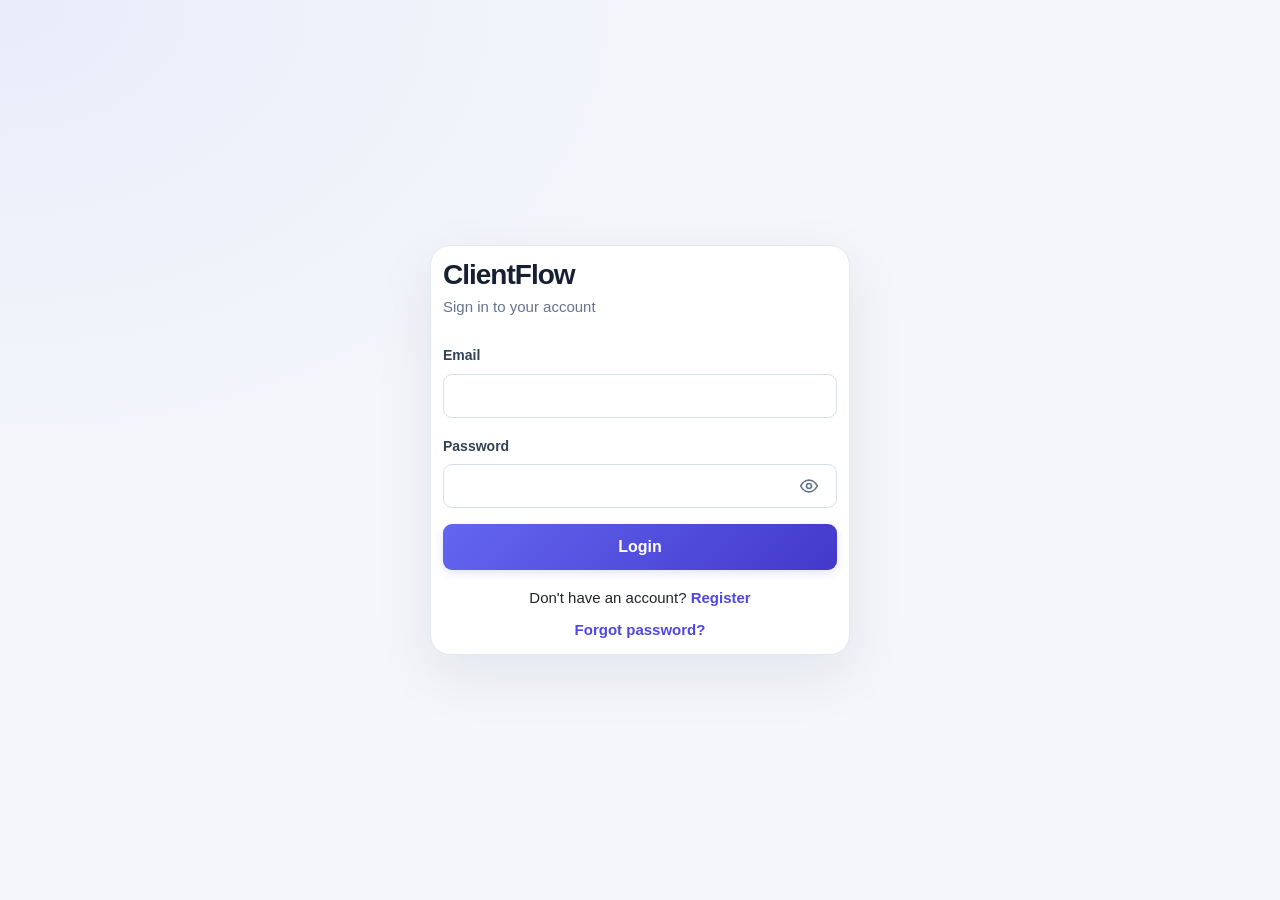
<file: index.html>
<!DOCTYPE html>
<html lang="en">
<head>
    <meta charset="UTF-8">
    <meta name="viewport" content="width=device-width, initial-scale=1.0">
    <title>ClientFlow | Welcome</title>
    <meta http-equiv="refresh" content="0; url=login.html">
</head>
<body>
    <p>Redirecting to login...</p>
    <script>
        window.location.replace("login.html");
    </script>
</body>
</html>
</file>
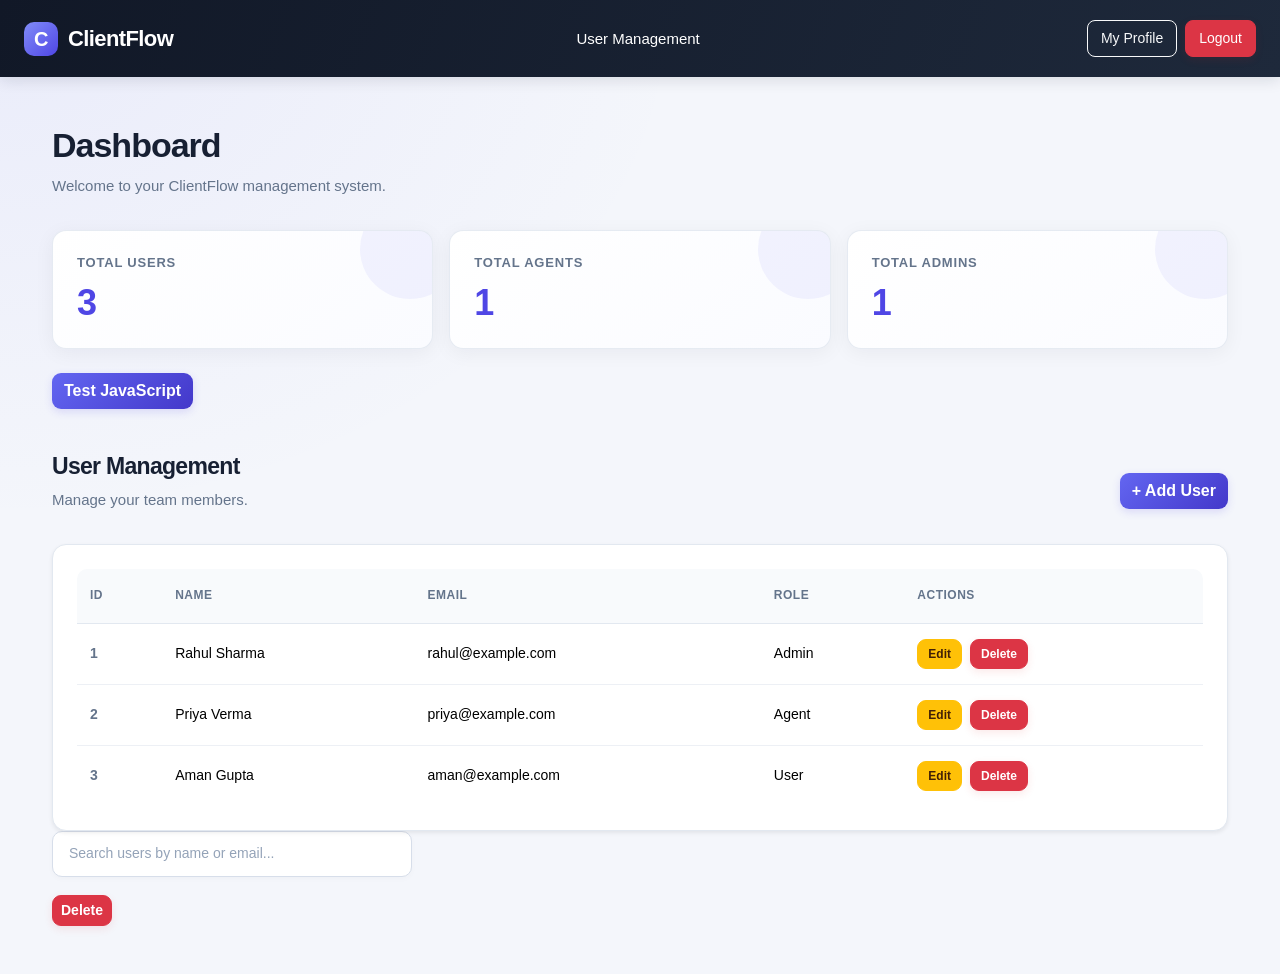
<file: dashboard.html>
<!DOCTYPE html>
<html lang="en">

<head>
  <meta charset="UTF-8">
  <meta name="viewport" content="width=device-width, initial-scale=1.0">
  <title>ClientFlow | CRM Dashboard</title>

  <!-- Bootstrap CSS -->
  <link href="https://cdn.jsdelivr.net/npm/bootstrap@5.3.3/dist/css/bootstrap.min.css" rel="stylesheet">

  <link rel="stylesheet" href="style.css">
</head>

<body>


  <nav class="navbar navbar-dark bg-dark px-4">
    <a class="navbar-brand fw-bold" href="index.html">ClientFlow</a>
    <span class="text-white">User Management</span>
    <div class="d-flex gap-2">
      <a href="profile.html" class="btn btn-outline-light btn-sm">My Profile</a>
      
<a href="login.html"
   class="btn btn-danger btn-sm"
   onclick="localStorage.removeItem('clientflow_currentUser'); sessionStorage.removeItem('clientflow_resetEmail');">
    Logout
</a>


    </div>
  </nav>


  <main class="container py-5">
    <h1 class="mb-2">Dashboard</h1>
    <p class="text-secondary">
      Welcome to your ClientFlow management system.
    </p>

    <div class="row g-3 mt-3">
      <div class="col-md-4">
        <div class="stat-card">
          <h6>Total Users</h6>
          <h2 id="totalUsers">0</h2>
        </div>
      </div>

      <div class="col-md-4">
        <div class="stat-card">
          <h6>Total Agents</h6>
          <h2 id="totalAgents">0</h2>
        </div>
      </div>

      <div class="col-md-4">
        <div class="stat-card">
          <h6>Total Admins</h6>
          <h2 id="totalAdmins">0</h2>
        </div>
      </div>
    </div>

    <div class="mt-4">
      <button id="testButton" class="btn btn-primary">
        Test JavaScript
      </button>
      <p id="message" class="mt-3"></p>
    </div>


    <section class="mt-5">
      <div class="d-flex justify-content-between align-items-center mb-3">
        <div>
          <h2>User Management</h2>
          <p class="text-secondary">Manage your team members.</p>
        </div>

        <button class="btn btn-primary" id="addUserBtn">
          + Add User</button>
      </div>

      <div class="card border-0 shadow-sm">
        <div class="card-body">
          <div class="table-responsive">
            <table class="table table-hover align-middle">
              <thead>
                <tr>
                  <th>ID</th>
                  <th>Name</th>
                  <th>Email</th>
                  <th>Role</th>
                  <th>Actions</th>
                </tr>
              </thead>
              <tbody id="userTableBody">

              </tbody>
            </table>
          </div>
        </div>
      </div>
    </section>


    <div class="modal fade" id="addUserModal" tabindex="-1" aria-hidden="true">
      <div class="modal-dialog modal-dialog-centered">
        <div class="modal-content">

          <div class="modal-header">
            <h5 class="modal-title">Add New User</h5>
            <button type="button" class="btn-close" data-bs-dismiss="modal" aria-label="Close"></button>
          </div>

          <div class="modal-body">
            <form id="addUserForm" novalidate>

              <div class="mb-3">
                <label for="userName" class="form-label">Full Name</label>
                <input type="text" id="userName" class="form-control" placeholder="Enter full name" required>
                <div class="invalid-feedback">Please enter a valid name.</div>
              </div>

              <div class="mb-3">
                <label for="userEmail" class="form-label">Email</label>
                <input type="email" id="userEmail" class="form-control" placeholder="name@example.com" required>
                <div class="invalid-feedback">Please enter a valid email.</div>
              </div>

              <div class="mb-3">
                <label for="userRole" class="form-label">Role</label>
                <select id="userRole" class="form-select" required>
                  <option value="">Select role</option>
                  <option value="Admin">Admin</option>
                  <option value="Agent">Agent</option>
                  <option value="User">User</option>
                </select>
                <div class="invalid-feedback">Please select a role.</div>
              </div>

              <div id="formError" class="text-danger small mb-3"></div>

              <button type="submit" class="btn btn-primary w-100">
                Create User
              </button>

            </form>
          </div>

        </div>
      </div>
    </div>



    <div class="mb-3">
      <input type="text" id="searchUser" class="form-control" placeholder="Search users by name or email...">
    </div>



    <td>
      <button class="btn btn-sm btn-danger delete-user" data-id="${user.id}">
        Delete
      </button>
    </td>



    <div class="modal fade" id="editUserModal" tabindex="-1" aria-hidden="true">
      <div class="modal-dialog modal-dialog-centered">
        <div class="modal-content">
          <div class="modal-header">
            <h5 class="modal-title">Edit User</h5>
            <button type="button" class="btn-close" data-bs-dismiss="modal" aria-label="Close"></button>
          </div>

          <div class="modal-body">
            <form id="editUserForm" novalidate>
              <input type="hidden" id="editUserId">

              <div class="mb-3">
                <label for="editUserName" class="form-label">Full Name</label>
                <input type="text" id="editUserName" class="form-control" minlength="2" required>
                <div class="invalid-feedback">
                  Enter a name with at least 2 characters.
                </div>
              </div>

              <div class="mb-3">
                <label for="editUserEmail" class="form-label">Email</label>
                <input type="email" id="editUserEmail" class="form-control" required>
                <div class="invalid-feedback">
                  Enter a valid email address.
                </div>
              </div>

              <div class="mb-3">
                <label for="editUserRole" class="form-label">Role</label>
                <select id="editUserRole" class="form-select" required>
                  <option value="Admin">Admin</option>
                  <option value="Agent">Agent</option>
                  <option value="User">User</option>
                </select>
              </div>

              <div id="editFormError" class="text-danger small mb-3"></div>

              <button type="submit" class="btn btn-primary w-100">
                Save Changes
              </button>
            </form>
          </div>
        </div>
      </div>
    </div>



  </main>

  <!-- jQuery -->
  <script src="https://code.jquery.com/jquery-3.7.1.min.js"></script>

  <!-- Bootstrap JavaScript -->
  <script src="https://cdn.jsdelivr.net/npm/bootstrap@5.3.3/dist/js/bootstrap.bundle.min.js"></script>

  <!-- Your JavaScript -->
  <script src="script.js"></script>
</body>

</html>
</file>
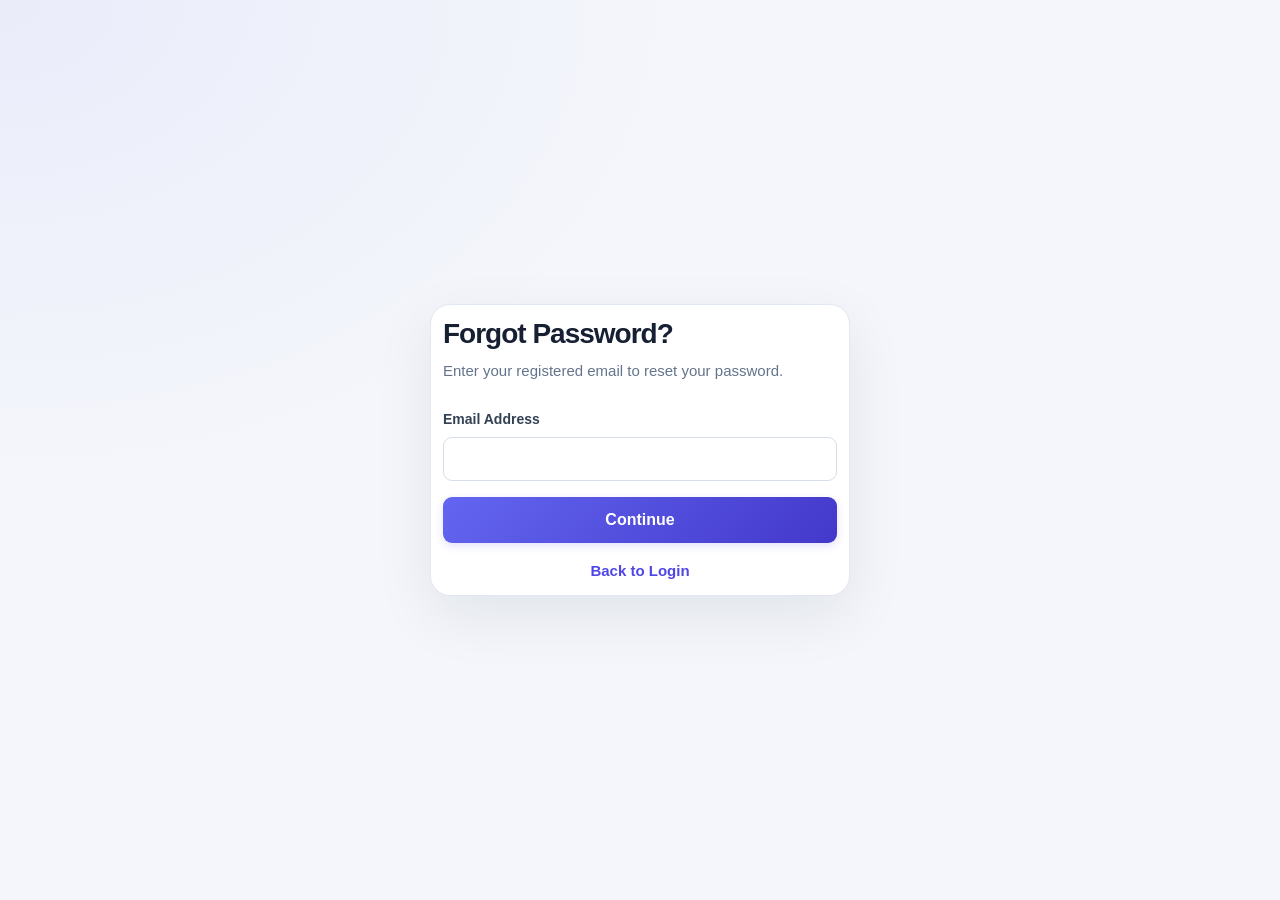
<file: forgot-password.html>
<!DOCTYPE html>
<html lang="en">
<head>
    <meta charset="UTF-8">
    <meta name="viewport" content="width=device-width, initial-scale=1.0">
    <title>ClientFlow | Forgot Password</title>
    <link href="https://cdn.jsdelivr.net/npm/bootstrap@5.3.3/dist/css/bootstrap.min.css" rel="stylesheet">
    <link rel="stylesheet" href="style.css">
</head>
<body>
    <div class="container min-vh-100 d-flex justify-content-center align-items-center">
        <div class="card border-0 shadow-sm p-4 w-100" style="max-width: 420px;">
            <h2 class="fw-bold mb-2">Forgot Password?</h2>
            <p class="text-secondary mb-4">
                Enter your registered email to reset your password.
            </p>

            <form id="forgotPasswordForm" novalidate>
                <div class="mb-3">
                    <label for="resetEmail" class="form-label">Email Address</label>
                    <input type="email" id="resetEmail" class="form-control" required>
                    <div class="invalid-feedback">Enter a valid email address.</div>
                </div>

                <div id="resetMessage" class="small mb-3"></div>

                <button type="submit" class="btn btn-primary w-100">
                    Continue
                </button>
            </form>

            <p class="text-center mt-3 mb-0">
                <a href="login.html">Back to Login</a>
            </p>
        </div>
    </div>

    <script src="https://code.jquery.com/jquery-3.7.1.min.js"></script>
    <script src="auth.js"></script>
</body>
</html>
</file>
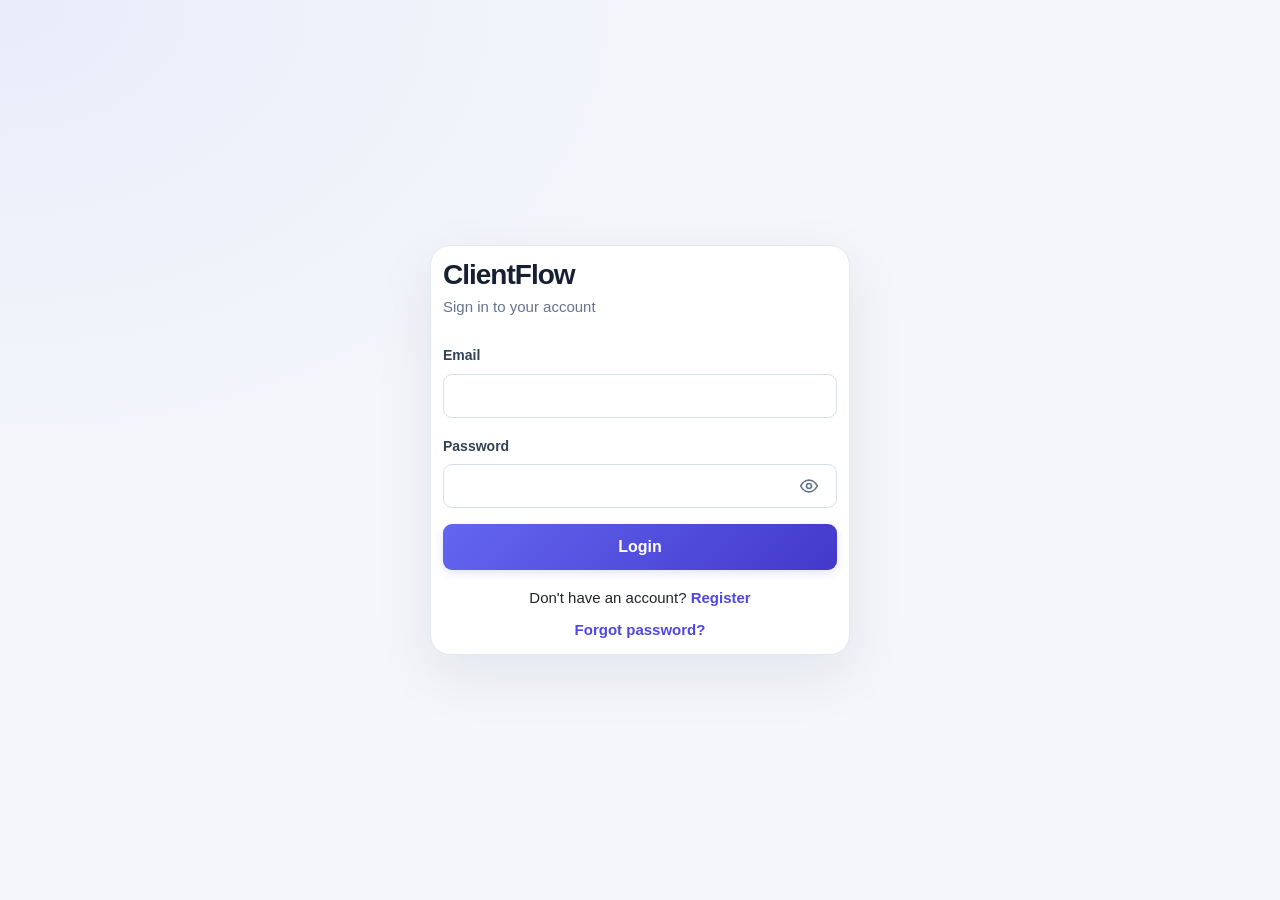
<file: login.html>
<!DOCTYPE html>
<html lang="en">
<head>
    <meta charset="UTF-8">
    <meta name="viewport" content="width=device-width, initial-scale=1.0">
    <title>ClientFlow | Login</title>
    <link href="https://cdn.jsdelivr.net/npm/bootstrap@5.3.3/dist/css/bootstrap.min.css" rel="stylesheet">
    <link rel="stylesheet" href="style.css">
</head>
<body>
    <div class="container min-vh-100 d-flex justify-content-center align-items-center">
        <div class="card border-0 shadow-sm p-4 w-100" style="max-width: 420px;">
            <h2 class="fw-bold mb-1">ClientFlow</h2>
            <p class="text-secondary mb-4">Sign in to your account</p>

            <form id="loginForm" novalidate>
                <div class="mb-3">
                    <label for="loginEmail" class="form-label">Email</label>
                    <input type="email" id="loginEmail" class="form-control" required>
                    <div class="invalid-feedback">Enter a valid email address.</div>
                </div>

<div class="mb-3">
    <label for="loginPassword" class="form-label">Password</label>
    <div class="password-wrapper">
        <input
            type="password"
            id="loginPassword"
            class="form-control"
            required
        >
        <button
            type="button"
            class="password-toggle"
            onclick="togglePassword('loginPassword', this)"
            aria-label="Show password"
        >
            <svg xmlns="http://www.w3.org/2000/svg" width="20" height="20"
                viewBox="0 0 24 24" fill="none" stroke="currentColor"
                stroke-width="2" stroke-linecap="round" stroke-linejoin="round">
                <path d="M2 12s3.5-7 10-7 10 7 10 7-3.5 7-10 7-10-7-10-7Z"/>
                <circle cx="12" cy="12" r="3"/>
            </svg>
        </button>
    </div>
</div>
                <div id="loginError" class="text-danger small mb-3"></div>

                <button type="submit" class="btn btn-primary w-100">Login</button>
            </form>

            <p class="text-center mt-3 mb-0">
                Don't have an account?
                <a href="register.html">Register</a>
            </p>

            <p class="text-center mt-2 mb-0">
                <a href="forgot-password.html">Forgot password?</a>
            </p>
        </div>
    </div>

    <script src="https://code.jquery.com/jquery-3.7.1.min.js"></script>
    <script src="auth.js"></script>
</body>
</html>
</file>
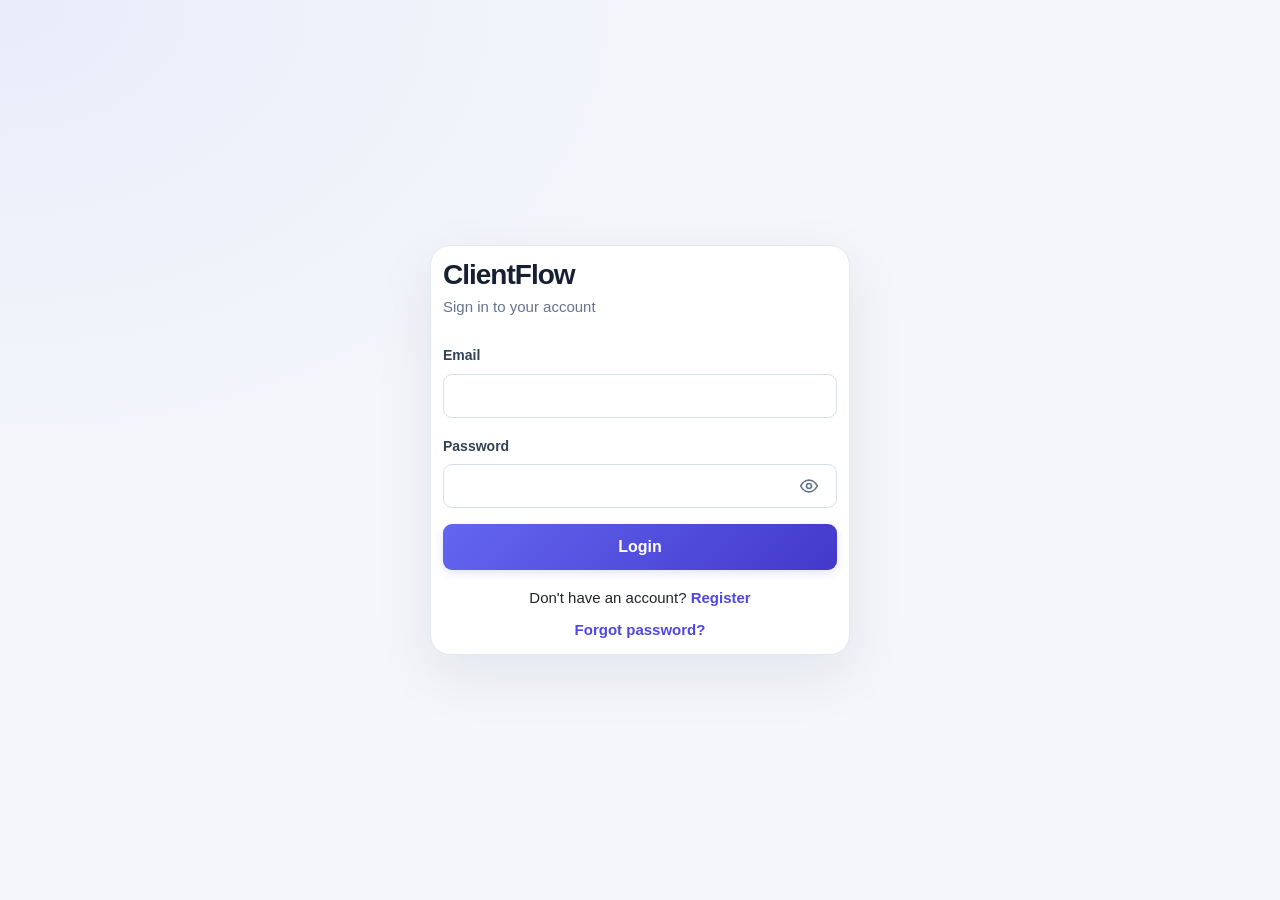
<file: profile.html>
<!DOCTYPE html>
<html lang="en">
<head>
    <meta charset="UTF-8">
    <meta name="viewport" content="width=device-width, initial-scale=1.0">
    <title>ClientFlow | My Profile</title>
    <link href="https://cdn.jsdelivr.net/npm/bootstrap@5.3.3/dist/css/bootstrap.min.css" rel="stylesheet">
    <link rel="stylesheet" href="style.css">
</head>
<body>
    <nav class="navbar navbar-dark bg-dark px-4">
        <a class="navbar-brand fw-bold" href="index.html">ClientFlow</a>
        <a href="index.html" class="btn btn-outline-light btn-sm">Dashboard</a>
    </nav>

    <main class="container py-5">
        <div class="row justify-content-center">
            <div class="col-md-7 col-lg-6">
                <div class="card border-0 shadow-sm">
                    <div class="card-body p-4">
                        <h2 class="mb-1">My Profile</h2>
                        <p class="text-secondary mb-4">View and update your account information.</p>

                        <form id="profileForm" novalidate>
                            <div class="mb-3">
                                <label for="profileName" class="form-label">Full Name</label>
                                <input type="text" id="profileName" class="form-control" minlength="2" required>
                                <div class="invalid-feedback">Enter at least 2 characters.</div>
                            </div>

                            <div class="mb-3">
                                <label for="profileEmail" class="form-label">Email Address</label>
                                <input type="email" id="profileEmail" class="form-control" required>
                                <div class="invalid-feedback">Enter a valid email address.</div>
                            </div>

                            <div class="mb-3">
                                <label for="profileRole" class="form-label">Role</label>
                                <input type="text" id="profileRole" class="form-control" readonly>
                            </div>

                            <div id="profileMessage" class="small mb-3"></div>

                            <button type="submit" class="btn btn-primary w-100">
                                Save Changes
                            </button>
                        </form>
                    </div>
                </div>
            </div>
        </div>
    </main>

    <script src="https://code.jquery.com/jquery-3.7.1.min.js"></script>
    <script src="auth.js"></script>
</body>
</html>
</file>
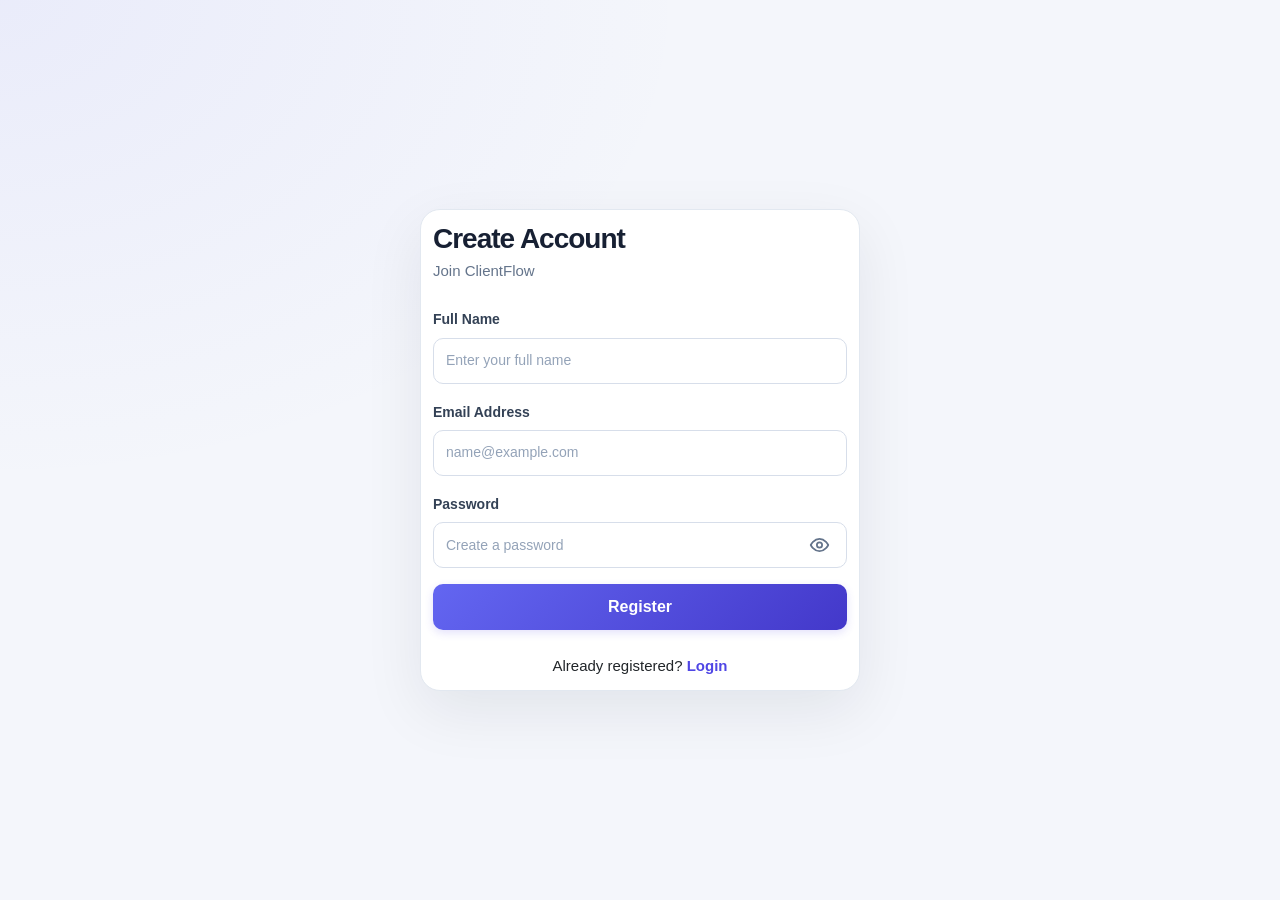
<file: register.html>
<!DOCTYPE html>
<html lang="en">
<head>
    <meta charset="UTF-8">
    <meta name="viewport" content="width=device-width, initial-scale=1.0">
    <title>ClientFlow | Register</title>

    <link
        href="https://cdn.jsdelivr.net/npm/bootstrap@5.3.3/dist/css/bootstrap.min.css"
        rel="stylesheet"
    >
    <link rel="stylesheet" href="style.css">

    <style>
        .register-card {
            max-width: 440px;
            width: 100%;
            padding: 30px !important;
            border: 1px solid #e2e8f0 !important;
            border-radius: 20px !important;
            background: #fff;
            box-shadow: 0 20px 60px rgba(15, 23, 42, 0.08) !important;
        }

        .register-card h2 {
            font-weight: 800;
            letter-spacing: -1px;
        }

        .password-wrapper {
            position: relative;
        }

        .password-wrapper .form-control {
            padding-right: 48px;
        }

        .password-toggle {
            position: absolute;
            top: 50%;
            right: 12px;
            transform: translateY(-50%);
            display: flex;
            align-items: center;
            justify-content: center;
            padding: 5px;
            border: none;
            background: transparent;
            color: #64748b;
            cursor: pointer;
            z-index: 2;
        }

        .password-toggle:hover {
            color: #4f46e5;
        }

        .register-card .form-control {
            min-height: 46px;
            border-radius: 10px;
        }

        .register-card .btn-primary {
            min-height: 48px;
            border-radius: 10px;
            font-weight: 600;
        }

        #registerError:empty {
            display: none;
        }
    </style>
</head>

<body>
    <main class="container min-vh-100 d-flex justify-content-center align-items-center py-4">
        <div class="card register-card">
            <h2 class="mb-1">Create Account</h2>
            <p class="text-secondary mb-4">Join ClientFlow</p>

            <form id="registerForm" novalidate>
                <div class="mb-3">
                    <label for="registerName" class="form-label">
                        Full Name
                    </label>

                    <input
                        type="text"
                        id="registerName"
                        class="form-control"
                        placeholder="Enter your full name"
                        minlength="2"
                        autocomplete="name"
                        required
                    >

                    <div class="invalid-feedback">
                        Enter at least 2 characters.
                    </div>
                </div>

                <div class="mb-3">
                    <label for="registerEmail" class="form-label">
                        Email Address
                    </label>

                    <input
                        type="email"
                        id="registerEmail"
                        class="form-control"
                        placeholder="name@example.com"
                        autocomplete="email"
                        required
                    >

                    <div class="invalid-feedback">
                        Enter a valid email address.
                    </div>
                </div>

                <div class="mb-3">
                    <label for="registerPassword" class="form-label">
                        Password
                    </label>

                    <div class="password-wrapper">
                        <input
                            type="password"
                            id="registerPassword"
                            class="form-control"
                            placeholder="Create a password"
                            minlength="8"
                            autocomplete="new-password"
                            required
                        >

                        <button
                            type="button"
                            class="password-toggle"
                            onclick="togglePassword('registerPassword', this)"
                            aria-label="Show password"
                            aria-pressed="false"
                        >
                            <svg xmlns="http://www.w3.org/2000/svg"
                                width="21" height="21" viewBox="0 0 24 24"
                                fill="none" stroke="currentColor"
                                stroke-width="2" stroke-linecap="round"
                                stroke-linejoin="round">
                                <path d="M2 12s3.5-7 10-7 10 7 10 7-3.5 7-10 7-10-7-10-7Z"/>
                                <circle cx="12" cy="12" r="3"/>
                            </svg>
                        </button>
                    </div>

                    <div class="invalid-feedback">
                        Use at least 8 characters.
                    </div>
                </div>

                <div
                    id="registerError"
                    class="text-danger small mb-3"
                    role="alert"
                    aria-live="polite"
                ></div>

                <button type="submit" class="btn btn-primary w-100">
                    Register
                </button>
            </form>

            <p class="text-center mt-4 mb-0">
                Already registered?
                <a href="login.html">Login</a>
            </p>
        </div>
    </main>

    <script src="https://code.jquery.com/jquery-3.7.1.min.js"></script>
    <script src="auth.js"></script>

    <script>
        function togglePassword(inputId, button) {
            const input = document.getElementById(inputId);
            const showing = input.type === "text";

            input.type = showing ? "password" : "text";
            button.setAttribute("aria-pressed", String(!showing));
            button.setAttribute(
                "aria-label",
                showing ? "Show password" : "Hide password"
            );

            button.innerHTML = showing
                ? '<svg xmlns="http://www.w3.org/2000/svg" width="21" height="21" viewBox="0 0 24 24" fill="none" stroke="currentColor" stroke-width="2" stroke-linecap="round" stroke-linejoin="round"><path d="M2 12s3.5-7 10-7 10 7 10 7-3.5 7-10 7-10-7-10-7Z"/><circle cx="12" cy="12" r="3"/></svg>'
                : '<svg xmlns="http://www.w3.org/2000/svg" width="21" height="21" viewBox="0 0 24 24" fill="none" stroke="currentColor" stroke-width="2" stroke-linecap="round" stroke-linejoin="round"><path d="M3 3l18 18"/><path d="M10.6 10.6a2 2 0 0 0 2.8 2.8"/><path d="M9.9 5.2A11 11 0 0 1 12 5c6.5 0 10 7 10 7a15 15 0 0 1-4 4.7"/><path d="M6.2 6.2A15 15 0 0 0 2 12s3.5 7 10 7a10 10 0 0 0 3-.5"/></svg>';
        }
    </script>
</body>
</html>
</file>
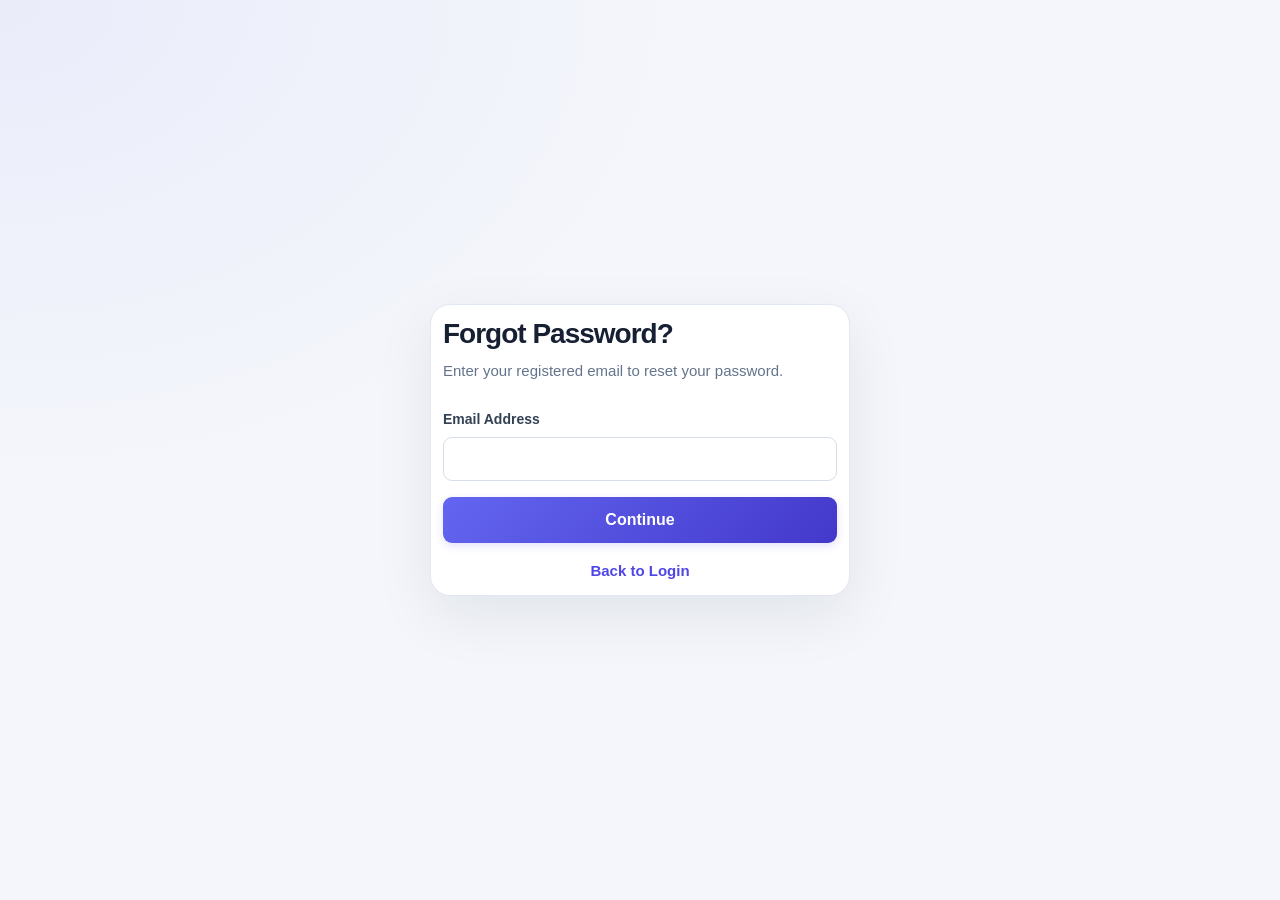
<file: reset-password.html>
<!DOCTYPE html>
<html lang="en">
<head>
    <meta charset="UTF-8">
    <meta name="viewport" content="width=device-width, initial-scale=1.0">
    <title>ClientFlow | Reset Password</title>
    <link href="https://cdn.jsdelivr.net/npm/bootstrap@5.3.3/dist/css/bootstrap.min.css" rel="stylesheet">
    <link rel="stylesheet" href="style.css">
</head>
<body>
    <div class="container min-vh-100 d-flex justify-content-center align-items-center">
        <div class="card border-0 shadow-sm p-4 w-100" style="max-width: 420px;">
            <h2 class="fw-bold mb-2">Reset Password</h2>
            <p class="text-secondary mb-4">Choose a new password.</p>

            <form id="resetPasswordForm" novalidate>
                <div class="mb-3">
                    <label for="newPassword" class="form-label">New Password</label>
                    <input type="password" id="newPassword" class="form-control" minlength="6" required>
                    <div class="invalid-feedback">Use at least 6 characters.</div>
                </div>

               
<div class="mb-3">
    <label for="newPassword" class="form-label">New Password</label>

    <div class="password-wrapper">
        <input
            type="password"
            id="newPassword"
            class="form-control"
            minlength="6"
            required
        >

        <button
            type="button"
            class="password-toggle"
            onclick="togglePassword('newPassword', this)"
            aria-label="Show password"
        >
            👁
        </button>
    </div>

    <div class="invalid-feedback">Use at least 6 characters.</div>
</div>

                
<div class="mb-3">
    <label for="confirmPassword" class="form-label">Confirm Password</label>

    <div class="password-wrapper">
        <input
            type="password"
            id="confirmPassword"
            class="form-control"
            minlength="6"
            required
        >

        <button
            type="button"
            class="password-toggle"
            onclick="togglePassword('confirmPassword', this)"
            aria-label="Show password"
        >
            👁
        </button>
    </div>

    <div class="invalid-feedback">Use at least 6 characters.</div>
</div>

                <div id="resetPasswordMessage" class="small mb-3"></div>

                <button type="submit" class="btn btn-primary w-100">
                    Reset Password
                </button>
            </form>
        </div>
    </div>

    <script src="https://code.jquery.com/jquery-3.7.1.min.js"></script>
    <script src="auth.js"></script>
</body>
</html>
</file>
<file: style.css>
:root {
    --primary: #4f46e5;
    --primary-dark: #4338ca;
    --page-bg: #f5f7fb;
    --surface: #ffffff;
    --text: #1e293b;
    --muted: #64748b;
    --border: #e2e8f0;
    --radius: 14px;
    --shadow: 0 4px 20px rgba(15, 23, 42, 0.05);
}

* {
    box-sizing: border-box;
}

body {
    margin: 0;
    background: var(--page-bg);
    color: var(--text);
    font-family: Inter, "Segoe UI", Arial, sans-serif;
    font-size: 15px;
    line-height: 1.6;
}

a {
    color: var(--primary);
    text-decoration: none;
}

a:hover {
    color: var(--primary-dark);
}

.navbar {
    min-height: 68px;
    background: #111827 !important;
    box-shadow: 0 3px 14px rgba(15, 23, 42, 0.12);
}

.navbar-brand {
    font-size: 22px;
    letter-spacing: -0.6px;
}

.navbar .btn {
    border-radius: 8px;
    padding: 7px 13px;
    font-weight: 500;
}

main.container {
    max-width: 1200px;
}

h1,
h2,
h3,
h4,
h5,
h6 {
    color: #172033;
    font-weight: 650;
    letter-spacing: -0.35px;
}

h1 {
    font-size: clamp(26px, 3vw, 34px);
}

h2 {
    font-size: 23px;
}

p.text-secondary {
    color: var(--muted) !important;
}

.stat-card {
    height: 100%;
    padding: 24px;
    background: var(--surface);
    border: 1px solid var(--border);
    border-radius: var(--radius);
    box-shadow: var(--shadow);
    transition: transform 0.2s ease, box-shadow 0.2s ease;
}

.stat-card:hover {
    transform: translateY(-3px);
    box-shadow: 0 10px 26px rgba(15, 23, 42, 0.08);
}

.stat-card h6 {
    color: var(--muted);
    font-size: 13px;
    font-weight: 600;
}

.stat-card h2 {
    margin: 10px 0 0;
    color: var(--primary);
    font-size: 32px;
    font-weight: 750;
}

.card {
    background: var(--surface);
    border: 1px solid var(--border) !important;
    border-radius: var(--radius);
    box-shadow: var(--shadow);
}

.card-body {
    padding: 24px;
}

.btn {
    border-radius: 9px;
    font-weight: 600;
    transition: background-color 0.2s ease, transform 0.2s ease;
}

.btn-primary {
    background: var(--primary);
    border-color: var(--primary);
}

.btn-primary:hover,
.btn-primary:focus {
    background: var(--primary-dark);
    border-color: var(--primary-dark);
}

.btn-primary:active {
    transform: scale(0.98);
}

.btn-warning {
    color: #422006;
}

.form-label {
    margin-bottom: 7px;
    color: #334155;
    font-size: 14px;
    font-weight: 600;
}

.form-control,
.form-select {
    min-height: 44px;
    border: 1px solid #d7deea;
    border-radius: 9px;
    background-color: #fff;
    color: var(--text);
    font-size: 14px;
}

.form-control,
.form-select,
.form-control:focus,
.form-select:focus {
    box-shadow: none;
}

.form-control:focus,
.form-select:focus {
    border-color: var(--primary);
    outline: 3px solid rgba(79, 70, 229, 0.12);
}

.form-control::placeholder {
    color: #94a3b8;
}

.form-control[readonly] {
    background: #f8fafc;
}

.table-responsive {
    border-radius: 10px;
}

.table {
    margin-bottom: 0;
    color: var(--text);
    font-size: 14px;
}

.table thead th {
    padding: 15px 13px;
    background: #f8fafc;
    border-bottom: 1px solid var(--border);
    color: #64748b;
    font-size: 12px;
    font-weight: 700;
    text-transform: uppercase;
    letter-spacing: 0.5px;
    white-space: nowrap;
}

.table tbody td {
    padding: 15px 13px;
    border-color: #edf0f5;
    vertical-align: middle;
}

.table-hover tbody tr:hover > * {
    background: #f8faff;
}

.table .btn {
    padding: 5px 10px;
    font-size: 12px;
}

.modal-content {
    overflow: hidden;
    border: 0;
    border-radius: 16px;
    box-shadow: 0 20px 60px rgba(15, 23, 42, 0.18);
}

.modal-header {
    padding: 20px 24px;
    border-bottom: 1px solid var(--border);
}

.modal-body {
    padding: 24px;
}

.modal-footer {
    border-top: 1px solid var(--border);
}

#message,
#formError,
#editFormError,
#profileMessage,
#loginError,
#registerError,
#resetMessage,
#resetPasswordMessage {
    font-size: 13px;
}

#searchUser {
    max-width: 360px;
    margin-bottom: 18px;
}

.min-vh-100 {
    padding-top: 30px;
    padding-bottom: 30px;
}

.min-vh-100 .card {
    padding: 8px;
}

.min-vh-100 .card h2 {
    font-size: 28px;
}

.min-vh-100 .card .btn-primary {
    min-height: 46px;
}

.invalid-feedback {
    font-size: 12px;
}

:focus-visible {
    outline: 3px solid rgba(79, 70, 229, 0.35);
    outline-offset: 3px;
}

@media (max-width: 767px) {
    main.container {
        padding-left: 18px;
        padding-right: 18px;
    }

    .navbar {
        padding-left: 14px !important;
        padding-right: 14px !important;
        flex-wrap: wrap;
        gap: 10px;
    }

    .navbar-brand {
        font-size: 19px;
    }

    .stat-card {
        padding: 19px;
    }

    .stat-card h2 {
        font-size: 28px;
    }

    .card-body {
        padding: 16px;
    }

    .modal-body {
        padding: 18px;
    }

    #searchUser {
        max-width: 100%;
    }

    .table tbody td {
        padding: 12px 10px;
    }
}

@media (prefers-reduced-motion: reduce) {
    *,
    *::before,
    *::after {
        scroll-behavior: auto !important;
        transition-duration: 0.01ms !important;
        animation-duration: 0.01ms !important;
    }
}




/* Dashboard background */
body {
    background:
        radial-gradient(ellipse at top left, rgba(99, 102, 241, 0.07), transparent 38%),
        #f4f6fb;
}

/* Modern navbar */
.navbar {
    background: linear-gradient(110deg, #111827, #1e293b) !important;
    padding-top: 16px;
    padding-bottom: 16px;
}

.navbar-brand {
    display: inline-flex;
    align-items: center;
    gap: 10px;
    font-weight: 800;
}

.navbar-brand::before {
    content: "C";
    display: inline-grid;
    place-items: center;
    width: 34px;
    height: 34px;
    border-radius: 10px;
    background: linear-gradient(135deg, #818cf8, #4f46e5);
    color: white;
    font-size: 20px;
}

/* Dashboard heading */
main.container > h1 {
    margin-bottom: 8px;
    letter-spacing: -1px;
}

main.container > p {
    font-size: 15px;
}

/* Enhanced statistic cards */
.stat-card {
    position: relative;
    overflow: hidden;
    border: 1px solid rgba(226, 232, 240, 0.85);
    background: linear-gradient(145deg, #ffffff, #fafbff);
}

.stat-card::after {
    content: "";
    position: absolute;
    right: -28px;
    top: -32px;
    width: 100px;
    height: 100px;
    border-radius: 50%;
    background: rgba(99, 102, 241, 0.07);
    pointer-events: none;
}

.stat-card h6 {
    text-transform: uppercase;
    letter-spacing: 0.8px;
}

.stat-card h2 {
    font-size: 36px;
    letter-spacing: -1px;
}

/* Section spacing */
section.mt-5 {
    margin-top: 44px !important;
}

section h2 {
    letter-spacing: -0.7px;
}

/* Buttons */
.btn {
    transition: transform 0.2s ease, box-shadow 0.2s ease,
        background-color 0.2s ease;
}

.btn-primary {
    background: linear-gradient(135deg, #6366f1, #4338ca);
    border: none;
    box-shadow: 0 3px 8px rgba(79, 70, 229, 0.16);
}

.btn-primary:hover {
    background: linear-gradient(135deg, #4f46e5, #3730a3);
    box-shadow: 0 5px 14px rgba(79, 70, 229, 0.24);
    transform: translateY(-1px);
}

.btn-danger {
    box-shadow: 0 3px 8px rgba(220, 38, 38, 0.1);
}

/* Table refinement */
.table thead th {
    padding-top: 17px;
    padding-bottom: 17px;
}

.table tbody tr {
    transition: background-color 0.18s ease;
}

.table tbody tr:last-child td {
    border-bottom: 0;
}

.table tbody td:first-child {
    color: #64748b;
    font-weight: 600;
}

/* Role badges for table cells */
.role-badge {
    display: inline-block;
    padding: 5px 10px;
    border-radius: 20px;
    background: #eef2ff;
    color: #4338ca;
    font-size: 12px;
    font-weight: 700;
}

.role-badge.admin {
    background: #f3e8ff;
    color: #7e22ce;
}

.role-badge.agent {
    background: #dcfce7;
    color: #166534;
}

.role-badge.user {
    background: #e0f2fe;
    color: #075985;
}

/* Search input */
#searchUser {
    min-height: 46px;
    padding-left: 16px;
    border-radius: 10px;
    background: white;
    box-shadow: 0 2px 6px rgba(15, 23, 42, 0.025);
}

/* Forms and modals */
.form-control,
.form-select {
    transition: border-color 0.2s ease, background-color 0.2s ease;
}

.modal-header {
    background: #fafbff;
}

.modal-title {
    letter-spacing: -0.4px;
}

/* Login and registration pages */
.min-vh-100 .card {
    padding: 12px !important;
    border-radius: 20px !important;
    box-shadow: 0 20px 60px rgba(15, 23, 42, 0.08) !important;
}

.min-vh-100 .card h2 {
    font-weight: 800;
    letter-spacing: -1px;
}

.min-vh-100 .card .text-secondary {
    margin-bottom: 24px;
}

.min-vh-100 .card a {
    font-weight: 600;
}

/* Profile page */
#profileForm {
    margin-top: 12px;
}

#profileRole {
    font-weight: 600;
    color: #475569;
}

/* Feedback messages */
#message:empty,
#formError:empty,
#editFormError:empty,
#profileMessage:empty {
    display: none;
}

/* Smooth page appearance */
@media (prefers-reduced-motion: no-preference) {
    main.container {
        animation: pageEnter 0.35s ease-out;
    }

    @keyframes pageEnter {
        from {
            opacity: 0;
            transform: translateY(7px);
        }

        to {
            opacity: 1;
            transform: translateY(0);
        }
    }
}

/* Small screens */
@media (max-width: 576px) {
    .navbar {
        padding: 12px !important;
    }

    .navbar .text-white {
        font-size: 12px;
    }

    .navbar .btn {
        padding: 6px 9px;
        font-size: 12px;
    }

    .stat-card h2 {
        font-size: 30px;
    }

    section.mt-5 {
        margin-top: 32px !important;
    }

    .table {
        font-size: 13px;
    }
}


.password-wrapper {
    position: relative;
}

.password-wrapper .form-control {
    padding-right: 48px;
}

.password-toggle {
    position: absolute;
    top: 50%;
    right: 14px;
    transform: translateY(-50%);
    display: flex;
    align-items: center;
    justify-content: center;
    padding: 4px;
    border: none;
    background: transparent;
    color: #64748b;
    cursor: pointer;
    z-index: 2;
}

.password-toggle:hover {
    color: #4f46e5;
}

.password-toggle:focus-visible {
    outline: 2px solid #4f46e5;
    outline-offset: 2px;
    border-radius: 4px;
}
</file>
